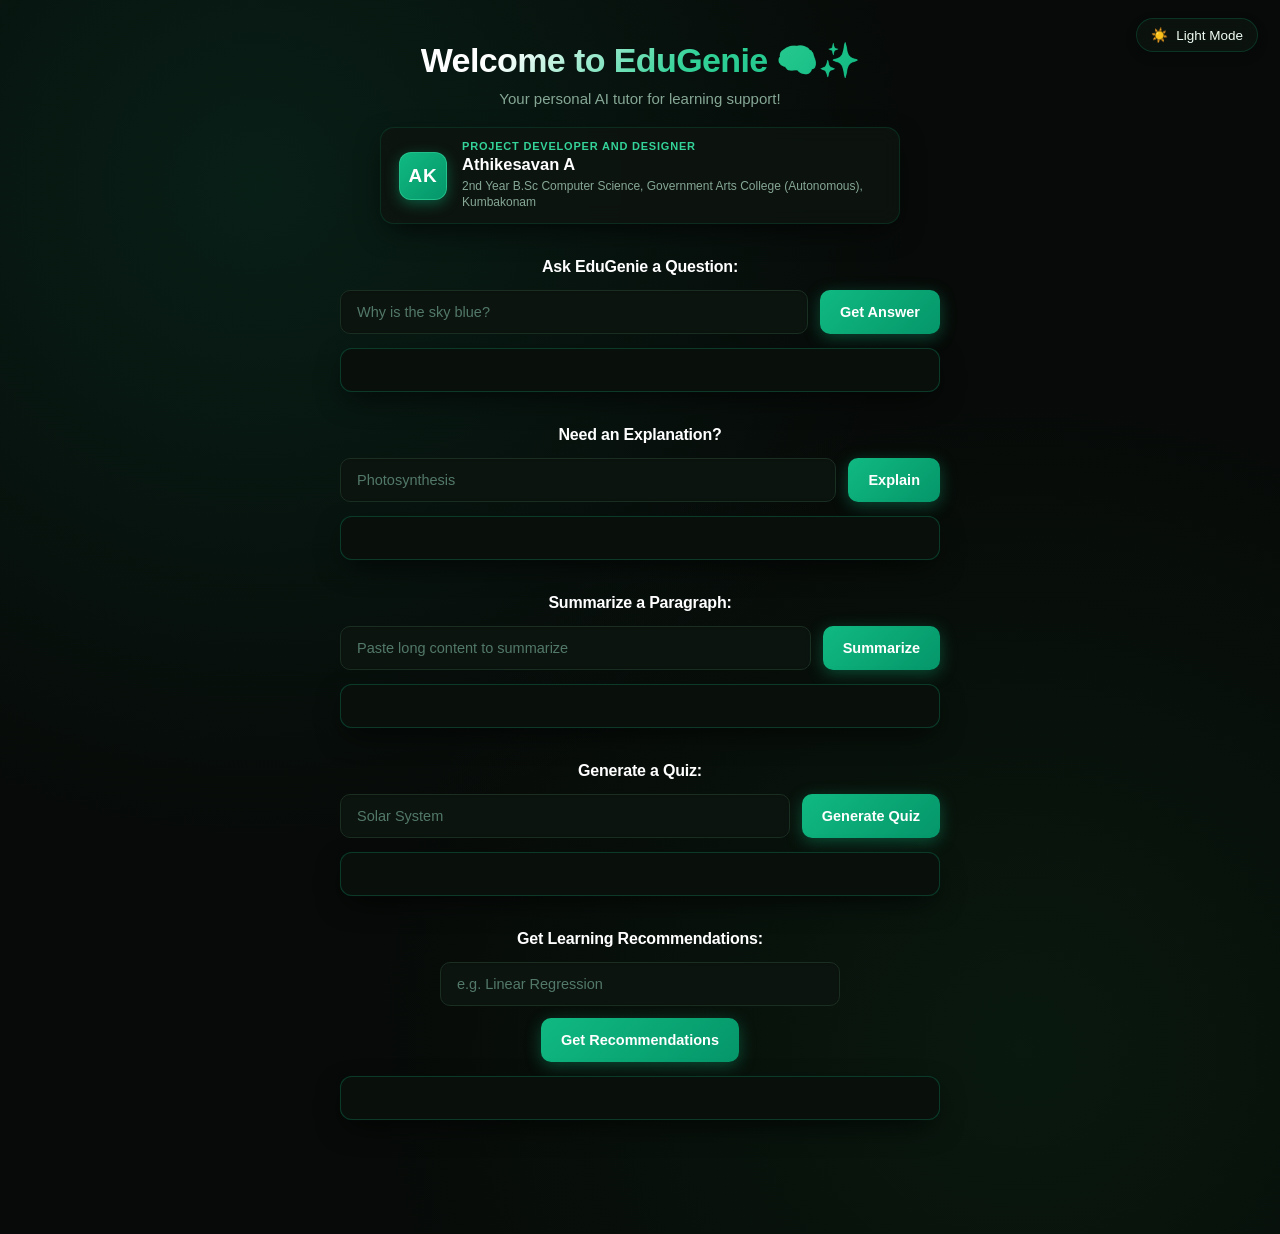
<file: index.html>
<!DOCTYPE html>
<html lang="en" data-theme="dark">
<head>
    <meta charset="UTF-8">
    <meta name="viewport" content="width=device-width, initial-scale=1.0">
    <title>EduGenie - AI Learning Assistant</title>
    <link rel="stylesheet" href="/static/style.css">
    <link rel="stylesheet" href="../static/style.css">
    <link rel="stylesheet" href="static/style.css">
</head>
<body>
    <!-- Theme Toggle -->
    <div class="top-nav">
        <button id="themeToggleBtn" class="theme-toggle-btn" title="Toggle Dark/Light Mode">
            <span id="themeIcon">☀️</span>
            <span id="themeLabel">Light Mode</span>
        </button>
    </div>

    <div class="container">
        <!-- Header -->
        <header class="header-section">
            <h1 class="main-title">Welcome to EduGenie 🧠✨</h1>
            <p class="subtitle">Your personal AI tutor for learning support!</p>

            <!-- Developer Profile Badge -->
            <div class="developer-badge">
                <div class="developer-avatar">AK</div>
                <div class="developer-info">
                    <span class="developer-role">Project Developer and Designer</span>
                    <h3 class="developer-name">Athikesavan A</h3>
                    <p class="developer-details">2nd Year B.Sc Computer Science, Government Arts College (Autonomous), Kumbakonam</p>
                </div>
            </div>
        </header>

        <!-- 1. Ask EduGenie a Question -->
        <section class="feature-section">
            <h2 class="section-title">Ask EduGenie a Question:</h2>
            <div class="input-row">
                <input type="text" id="qaInput" class="text-input" placeholder="Why is the sky blue?">
                <button id="qaBtn" class="btn-primary">Get Answer</button>
            </div>
            <div id="qaResult" class="result-box"></div>
        </section>

        <!-- 2. Need an Explanation? -->
        <section class="feature-section">
            <h2 class="section-title">Need an Explanation?</h2>
            <div class="input-row">
                <input type="text" id="explainInput" class="text-input" placeholder="Photosynthesis">
                <button id="explainBtn" class="btn-primary">Explain</button>
            </div>
            <div id="explainResult" class="result-box"></div>
        </section>

        <!-- 3. Summarize a Paragraph -->
        <section class="feature-section">
            <h2 class="section-title">Summarize a Paragraph:</h2>
            <div class="input-row">
                <input type="text" id="summaryInput" class="text-input" placeholder="Paste long content to summarize">
                <button id="summaryBtn" class="btn-primary">Summarize</button>
            </div>
            <div id="summaryResult" class="result-box"></div>
        </section>

        <!-- 4. Generate a Quiz -->
        <section class="feature-section">
            <h2 class="section-title">Generate a Quiz:</h2>
            <div class="input-row">
                <input type="text" id="quizInput" class="text-input" placeholder="Solar System">
                <button id="quizBtn" class="btn-primary">Generate Quiz</button>
            </div>
            <div id="quizResult" class="result-box"></div>
        </section>

        <!-- 5. Get Learning Recommendations -->
        <section class="feature-section">
            <h2 class="section-title">Get Learning Recommendations:</h2>
            <div class="recommendations-form">
                <input type="text" id="learnInput" class="text-input" placeholder="e.g. Linear Regression">
                <button id="learnBtn" class="btn-primary">Get Recommendations</button>
            </div>
            <div id="learnResult" class="result-box"></div>
        </section>
    </div>

    <script>
        // API Configuration
        const GEMINI_API_KEY = "AQ.Ab8RN6KCXe9CMJTbV1EDZGwmTQQM5FRhiqULH-W4vCWdyRQLuw";
        
        // Prioritized verified active models
        const MODELS = [
            "gemini-flash-latest",
            "gemini-3.6-flash",
            "gemini-3.5-flash",
            "gemini-3.5-flash-lite",
            "gemini-3.8-flash",
            "gemini-2.5-flash-lite"
        ];

        // Theme Switcher Logic
        const themeToggleBtn = document.getElementById('themeToggleBtn');
        const themeIcon = document.getElementById('themeIcon');
        const themeLabel = document.getElementById('themeLabel');
        const rootHtml = document.documentElement;

        function applyTheme(theme) {
            rootHtml.setAttribute('data-theme', theme);
            localStorage.setItem('edugenie_theme', theme);
            if (theme === 'light') {
                themeIcon.textContent = '🌙';
                themeLabel.textContent = 'Dark Mode';
            } else {
                themeIcon.textContent = '☀️';
                themeLabel.textContent = 'Light Mode';
            }
        }

        const savedTheme = localStorage.getItem('edugenie_theme') || 'dark';
        applyTheme(savedTheme);

        themeToggleBtn.addEventListener('click', () => {
            const currentTheme = rootHtml.getAttribute('data-theme');
            applyTheme(currentTheme === 'light' ? 'dark' : 'light');
        });

        // UI Render Helpers
        function renderLoading(boxId, title) {
            const box = document.getElementById(boxId);
            if (!box) return;
            box.classList.add('has-content');
            box.innerHTML = `
                <div class="result-header">
                    <span class="result-title">${title}:</span>
                </div>
                <div class="result-text loading-text">✨ Generating response from Gemini AI...</div>
            `;
        }

        function renderResult(boxId, title, content, isError = false) {
            const box = document.getElementById(boxId);
            if (!box) return;
            box.classList.add('has-content');

            if (isError) {
                box.innerHTML = `
                    <div class="result-header">
                        <span class="result-title" style="color: #ef4444;">${title}:</span>
                    </div>
                    <div class="result-text" style="color: #ef4444;">${escapeHtml(content)}</div>
                `;
            } else {
                const uniqueId = 'content_' + Math.random().toString(36).substring(2, 9);
                box.innerHTML = `
                    <div class="result-header">
                        <span class="result-title">${title}:</span>
                        <button class="copy-btn" onclick="copyContent('${uniqueId}', this)">📋 Copy</button>
                    </div>
                    <div id="${uniqueId}" class="result-text">${escapeHtml(content)}</div>
                `;
            }
        }

        function escapeHtml(text) {
            const div = document.createElement('div');
            div.textContent = text;
            return div.innerHTML;
        }

        function copyContent(targetId, btn) {
            const el = document.getElementById(targetId);
            if (!el) return;
            navigator.clipboard.writeText(el.innerText).then(() => {
                const originalText = btn.textContent;
                btn.textContent = '✓ Copied!';
                setTimeout(() => { btn.textContent = originalText; }, 2000);
            }).catch(() => {
                btn.textContent = 'Failed';
            });
        }

        // Gemini API Caller
        async function callGemini(promptText) {
            let lastError = null;

            for (const model of MODELS) {
                try {
                    const url = `https://generativelanguage.googleapis.com/v1beta/models/${model}:generateContent?key=${encodeURIComponent(GEMINI_API_KEY)}`;
                    const response = await fetch(url, {
                        method: "POST",
                        headers: {
                            "Content-Type": "application/json",
                            "x-goog-api-key": GEMINI_API_KEY
                        },
                        body: JSON.stringify({
                            contents: [
                                {
                                    parts: [{ text: promptText }]
                                }
                            ]
                        })
                    });

                    if (response.ok) {
                        const data = await response.json();
                        const parts = data.candidates?.[0]?.content?.parts || [];
                        let fullText = "";
                        for (const p of parts) {
                            if (p.text) fullText += p.text;
                        }
                        if (fullText.trim()) return fullText.trim();
                    } else {
                        const errJson = await response.json().catch(() => ({}));
                        console.warn(`Model ${model} returned error:`, errJson);
                        lastError = errJson.error?.message || `HTTP ${response.status}: ${response.statusText}`;
                    }
                } catch (networkErr) {
                    console.warn(`Network error with model ${model}:`, networkErr);
                    lastError = networkErr.message;
                }
            }

            throw new Error(lastError || "Could not retrieve a response from Gemini API.");
        }

        // Section setup
        function setupSection({ inputId, btnId, resultId, title, promptBuilder }) {
            const btn = document.getElementById(btnId);
            const input = document.getElementById(inputId);

            const execute = async () => {
                const query = input.value.trim() || input.placeholder;
                if (!query) return;

                renderLoading(resultId, title);
                btn.disabled = true;

                try {
                    const prompt = promptBuilder(query);
                    const result = await callGemini(prompt);
                    renderResult(resultId, title, result);
                } catch (err) {
                    renderResult(resultId, title, "Error: " + err.message, true);
                } finally {
                    btn.disabled = false;
                }
            };

            btn.addEventListener('click', execute);
            input.addEventListener('keydown', (e) => {
                if (e.key === 'Enter') execute();
            });
        }

        // 1. Q&A
        setupSection({
            inputId: 'qaInput',
            btnId: 'qaBtn',
            resultId: 'qaResult',
            title: 'Answer',
            promptBuilder: (q) => `Please answer the following educational question clearly and concisely:\n${q}`
        });

        // 2. Explain
        setupSection({
            inputId: 'explainInput',
            btnId: 'explainBtn',
            resultId: 'explainResult',
            title: 'Explanation',
            promptBuilder: (topic) => `Please explain the following topic thoroughly, clearly, and simply for a student:\n${topic}`
        });

        // 3. Summarize
        setupSection({
            inputId: 'summaryInput',
            btnId: 'summaryBtn',
            resultId: 'summaryResult',
            title: 'Summary',
            promptBuilder: (text) => `Please provide a clear and concise summary of the following text:\n${text}`
        });

        // 4. Generate Quiz
        setupSection({
            inputId: 'quizInput',
            btnId: 'quizBtn',
            resultId: 'quizResult',
            title: 'Quiz',
            promptBuilder: (topic) => `Generate a 3-question multiple choice quiz on the topic "${topic}". Include 4 options (A, B, C, D) for each question, and provide the correct answers and a brief explanation at the end.`
        });

        // 5. Learning Recommendations
        setupSection({
            inputId: 'learnInput',
            btnId: 'learnBtn',
            resultId: 'learnResult',
            title: 'Recommendations',
            promptBuilder: (topic) => `Provide a structured step-by-step learning roadmap and resource recommendations for mastering: ${topic}. Include prerequisites, core concepts, and hands-on projects.`
        });
    </script>
</body>
</html>
</file>
<file: static/style.css>
:root {
    /* Dark Theme (Default) - Emerald Green & Cyber Black */
    --bg-primary: #070a08;
    --bg-gradient: radial-gradient(circle at 20% 15%, rgba(16, 185, 129, 0.12) 0%, transparent 45%),
                    radial-gradient(circle at 80% 85%, rgba(34, 197, 94, 0.08) 0%, transparent 45%),
                    #070a08;
    --card-bg: rgba(13, 20, 16, 0.85);
    --card-border: rgba(16, 185, 129, 0.15);
    --card-shadow: 0 10px 30px -8px rgba(0, 0, 0, 0.8), 0 0 1px rgba(16, 185, 129, 0.2);
    --text-primary: #f0fdf4;
    --text-secondary: #86a796;
    --text-title: #ffffff;
    --input-bg: #0c1410;
    --input-border: #1a2e22;
    --input-text: #f0fdf4;
    --input-focus-border: #10b981;
    --input-focus-shadow: 0 0 0 3px rgba(16, 185, 129, 0.25);
    --input-placeholder: #527968;
    --btn-bg: linear-gradient(135deg, #10b981 0%, #059669 100%);
    --btn-hover: linear-gradient(135deg, #059669 0%, #047857 100%);
    --btn-shadow: 0 4px 16px rgba(16, 185, 129, 0.35);
    --result-bg: #09100c;
    --result-border: rgba(16, 185, 129, 0.25);
    --result-title: #34d399;
    --result-text: #ecfdf5;
    --theme-btn-bg: rgba(13, 22, 17, 0.8);
    --theme-btn-border: rgba(16, 185, 129, 0.2);
    --theme-btn-text: #f0fdf4;
}

[data-theme="light"] {
    /* Light Theme - Clean Emerald & White */
    --bg-primary: #f4fbf7;
    --bg-gradient: radial-gradient(circle at 15% 15%, rgba(16, 185, 129, 0.1) 0%, transparent 50%),
                    radial-gradient(circle at 85% 85%, rgba(5, 150, 105, 0.08) 0%, transparent 50%),
                    #f4fbf7;
    --card-bg: #ffffff;
    --card-border: #d1fae5;
    --card-shadow: 0 10px 25px -5px rgba(6, 78, 59, 0.06), 0 0 1px rgba(0, 0, 0, 0.08);
    --text-primary: #064e3b;
    --text-secondary: #047857;
    --text-title: #064e3b;
    --input-bg: #ffffff;
    --input-border: #a7f3d0;
    --input-text: #064e3b;
    --input-focus-border: #10b981;
    --input-focus-shadow: 0 0 0 3px rgba(16, 185, 129, 0.18);
    --input-placeholder: #6ee7b7;
    --btn-bg: linear-gradient(135deg, #10b981 0%, #059669 100%);
    --btn-hover: linear-gradient(135deg, #059669 0%, #047857 100%);
    --btn-shadow: 0 4px 14px rgba(16, 185, 129, 0.25);
    --result-bg: #ffffff;
    --result-border: #a7f3d0;
    --result-title: #059669;
    --result-text: #064e3b;
    --theme-btn-bg: #ffffff;
    --theme-btn-border: #a7f3d0;
    --theme-btn-text: #064e3b;
}

* {
    box-sizing: border-box;
    margin: 0;
    padding: 0;
    transition: background-color 0.25s ease, border-color 0.25s ease, color 0.25s ease;
}

body {
    font-family: -apple-system, BlinkMacSystemFont, "Segoe UI", Roboto, "Helvetica Neue", Arial, sans-serif;
    background: var(--bg-gradient);
    background-color: var(--bg-primary);
    color: var(--text-primary);
    min-height: 100vh;
    display: flex;
    justify-content: center;
    padding: 40px 20px 80px;
    position: relative;
}

/* Theme Toggle Bar */
.top-nav {
    position: fixed;
    top: 18px;
    right: 22px;
    z-index: 100;
}

.theme-toggle-btn {
    background: var(--theme-btn-bg);
    border: 1px solid var(--theme-btn-border);
    color: var(--theme-btn-text);
    padding: 8px 14px;
    border-radius: 20px;
    cursor: pointer;
    font-size: 13.5px;
    font-weight: 500;
    display: flex;
    align-items: center;
    gap: 8px;
    backdrop-filter: blur(10px);
    box-shadow: 0 4px 12px rgba(0, 0, 0, 0.15);
    transition: transform 0.15s ease, background 0.2s ease;
}

.theme-toggle-btn:hover {
    transform: translateY(-1px);
}

.container {
    width: 100%;
    max-width: 600px;
    display: flex;
    flex-direction: column;
    align-items: center;
}

/* Header */
.header-section {
    text-align: center;
    margin-bottom: 34px;
    position: relative;
    display: flex;
    flex-direction: column;
    align-items: center;
}

.main-title {
    font-size: 34px;
    font-weight: 800;
    letter-spacing: -0.6px;
    margin-bottom: 10px;
    background: linear-gradient(135deg, #ffffff 20%, #34d399 60%, #10b981 100%);
    -webkit-background-clip: text;
    -webkit-text-fill-color: transparent;
}

[data-theme="light"] .main-title {
    background: linear-gradient(135deg, #064e3b 20%, #059669 60%, #10b981 100%);
    -webkit-background-clip: text;
    -webkit-text-fill-color: transparent;
}

.subtitle {
    font-size: 15px;
    color: var(--text-secondary);
    font-weight: 400;
}

/* Developer Profile Badge */
.developer-badge {
    display: flex;
    align-items: center;
    gap: 15px;
    background: var(--card-bg);
    border: 1px solid var(--card-border);
    padding: 12px 18px;
    border-radius: 14px;
    margin-top: 20px;
    text-align: left;
    box-shadow: var(--card-shadow);
    backdrop-filter: blur(10px);
    width: 100%;
    max-width: 520px;
    box-sizing: border-box;
    transition: transform 0.2s ease, border-color 0.2s ease;
}

.developer-badge:hover {
    transform: translateY(-2px);
    border-color: rgba(16, 185, 129, 0.35);
}

.developer-avatar {
    width: 48px;
    height: 48px;
    border-radius: 12px;
    background: linear-gradient(135deg, #10b981 0%, #059669 100%);
    color: #ffffff;
    display: flex;
    align-items: center;
    justify-content: center;
    font-size: 19px;
    font-weight: 800;
    letter-spacing: 0.8px;
    box-shadow: 0 4px 14px rgba(16, 185, 129, 0.4);
    flex-shrink: 0;
    border: 1.5px solid rgba(52, 211, 153, 0.6);
}

.developer-info {
    display: flex;
    flex-direction: column;
    gap: 2px;
}

.developer-role {
    font-size: 11px;
    font-weight: 700;
    text-transform: uppercase;
    letter-spacing: 0.8px;
    color: var(--result-title);
}

.developer-name {
    font-size: 16.5px;
    font-weight: 700;
    color: var(--text-title);
    line-height: 1.25;
}

.developer-details {
    font-size: 12px;
    color: var(--text-secondary);
    line-height: 1.4;
    margin-top: 1px;
}

/* Sections */
.feature-section {
    width: 100%;
    margin-bottom: 34px;
    display: flex;
    flex-direction: column;
    align-items: center;
}

.section-title {
    font-size: 16px;
    font-weight: 700;
    color: var(--text-title);
    text-align: center;
    margin-bottom: 14px;
    letter-spacing: -0.2px;
}

/* Input Row */
.input-row {
    display: flex;
    width: 100%;
    gap: 12px;
    align-items: center;
}

.text-input {
    flex: 1;
    height: 44px;
    padding: 0 16px;
    background-color: var(--input-bg);
    border: 1px solid var(--input-border);
    border-radius: 10px;
    font-size: 14.5px;
    color: var(--input-text);
    outline: none;
    box-shadow: inset 0 1px 2px rgba(0, 0, 0, 0.1);
    transition: border-color 0.2s ease, box-shadow 0.2s ease, background-color 0.2s ease;
}

.text-input:focus {
    border-color: var(--input-focus-border);
    box-shadow: var(--input-focus-shadow);
}

.text-input::placeholder {
    color: var(--input-placeholder);
}

/* Primary Button */
.btn-primary {
    height: 44px;
    padding: 0 20px;
    background: var(--btn-bg);
    color: #ffffff;
    border: none;
    border-radius: 10px;
    font-size: 14.5px;
    font-weight: 600;
    cursor: pointer;
    white-space: nowrap;
    box-shadow: var(--btn-shadow);
    transition: background 0.2s ease, transform 0.12s ease, opacity 0.2s ease, box-shadow 0.2s ease;
}

.btn-primary:hover:not(:disabled) {
    background: var(--btn-hover);
    transform: translateY(-1px);
    box-shadow: 0 6px 18px rgba(16, 185, 129, 0.45);
}

.btn-primary:active:not(:disabled) {
    transform: translateY(0) scale(0.98);
}

.btn-primary:disabled {
    opacity: 0.65;
    cursor: not-allowed;
    transform: none;
}

/* Result Box */
.result-box {
    width: 100%;
    min-height: 44px;
    background-color: var(--result-bg);
    border: 1px solid var(--result-border);
    border-radius: 12px;
    margin-top: 14px;
    box-shadow: var(--card-shadow);
    box-sizing: border-box;
    transition: all 0.25s ease;
    position: relative;
    overflow: hidden;
}

.result-box.has-content {
    padding: 20px 24px;
    min-height: auto;
}

.result-header {
    display: flex;
    justify-content: space-between;
    align-items: center;
    margin-bottom: 12px;
}

.result-title {
    font-size: 15px;
    font-weight: 700;
    color: var(--result-title);
    letter-spacing: -0.2px;
}

.copy-btn {
    background: rgba(255, 255, 255, 0.08);
    border: 1px solid rgba(255, 255, 255, 0.12);
    color: var(--text-secondary);
    border-radius: 6px;
    padding: 4px 10px;
    font-size: 12px;
    cursor: pointer;
    transition: all 0.15s ease;
}

.copy-btn:hover {
    color: var(--text-title);
    background: rgba(255, 255, 255, 0.15);
}

.result-text {
    font-family: 'Consolas', 'Courier New', Courier, monospace;
    font-size: 14px;
    line-height: 1.6;
    color: var(--result-text);
    white-space: pre-wrap;
    word-break: break-word;
}

.loading-text {
    display: inline-flex;
    align-items: center;
    gap: 8px;
    color: var(--result-title);
    font-style: italic;
    animation: pulse 1.5s infinite ease-in-out;
}

@keyframes pulse {
    0%, 100% { opacity: 0.6; }
    50% { opacity: 1; }
}

/* Recommendations Section Specific Layout */
.recommendations-form {
    width: 100%;
    display: flex;
    flex-direction: column;
    align-items: center;
    gap: 12px;
}

.recommendations-form .text-input {
    max-width: 400px;
    width: 100%;
    flex: none;
}

.recommendations-form .btn-primary {
    margin: 0 auto;
}

@media (max-width: 640px) {
    body {
        padding: 30px 16px 60px;
    }
    
    .top-nav {
        top: 12px;
        right: 14px;
    }
    
    .main-title {
        font-size: 27px;
    }
    
    .developer-badge {
        gap: 12px;
        padding: 10px 14px;
        max-width: 100%;
    }
    
    .developer-avatar {
        width: 42px;
        height: 42px;
        font-size: 16px;
    }
    
    .developer-name {
        font-size: 15px;
    }
    
    .developer-details {
        font-size: 11px;
    }
    
    .recommendations-form .text-input {
        max-width: 100%;
    }
}
</file>
